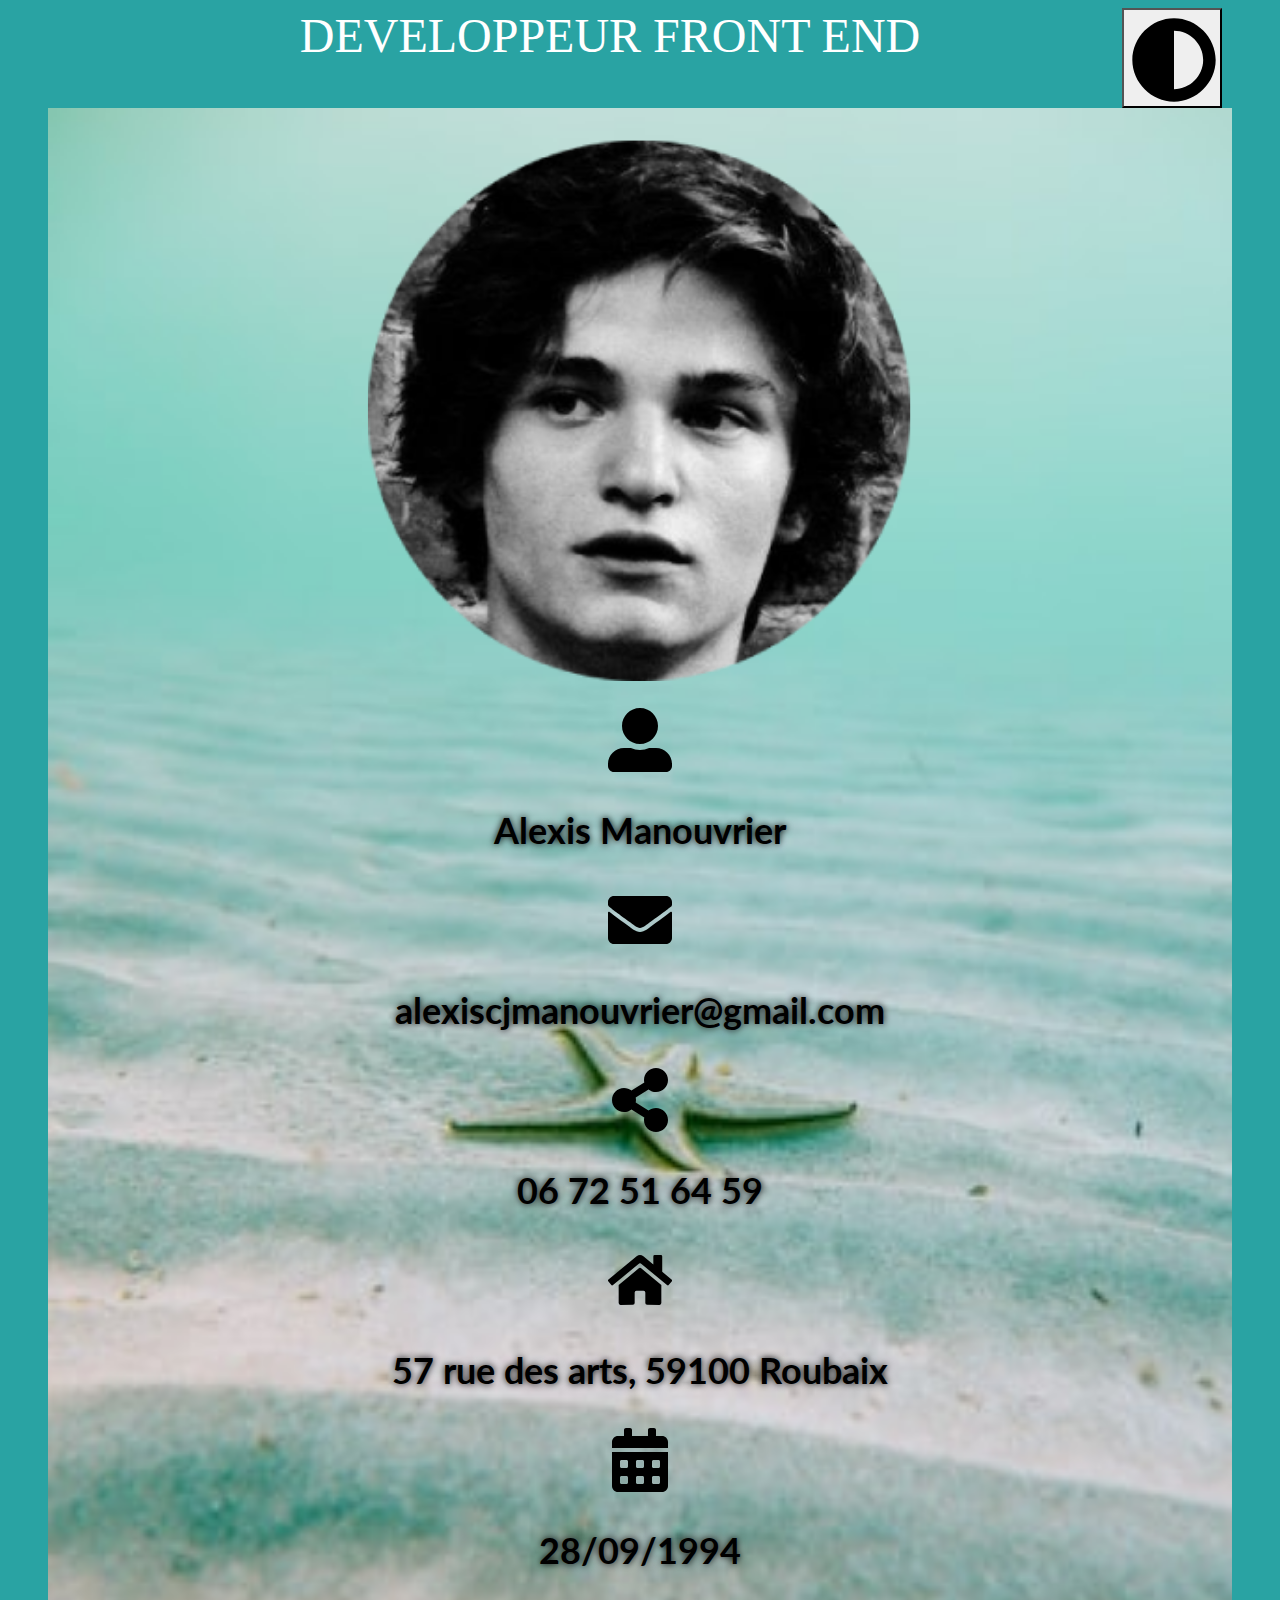
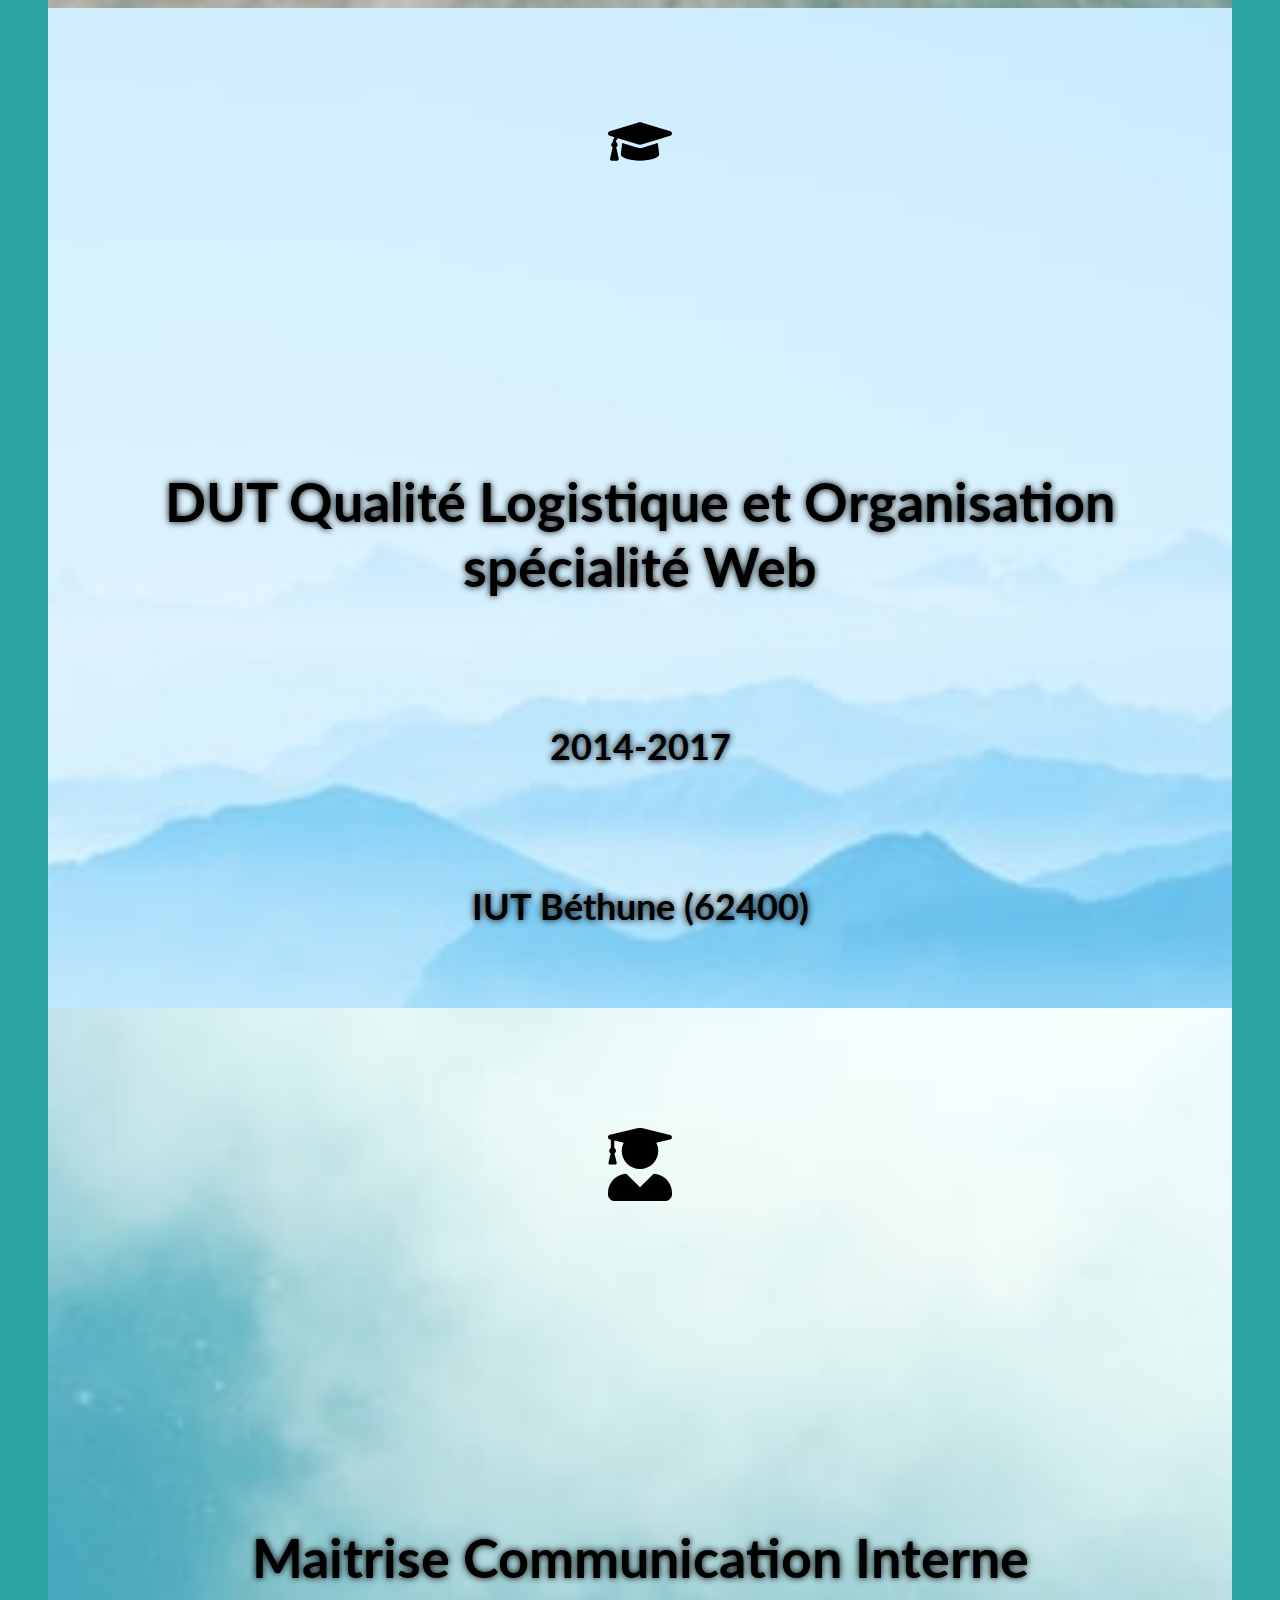
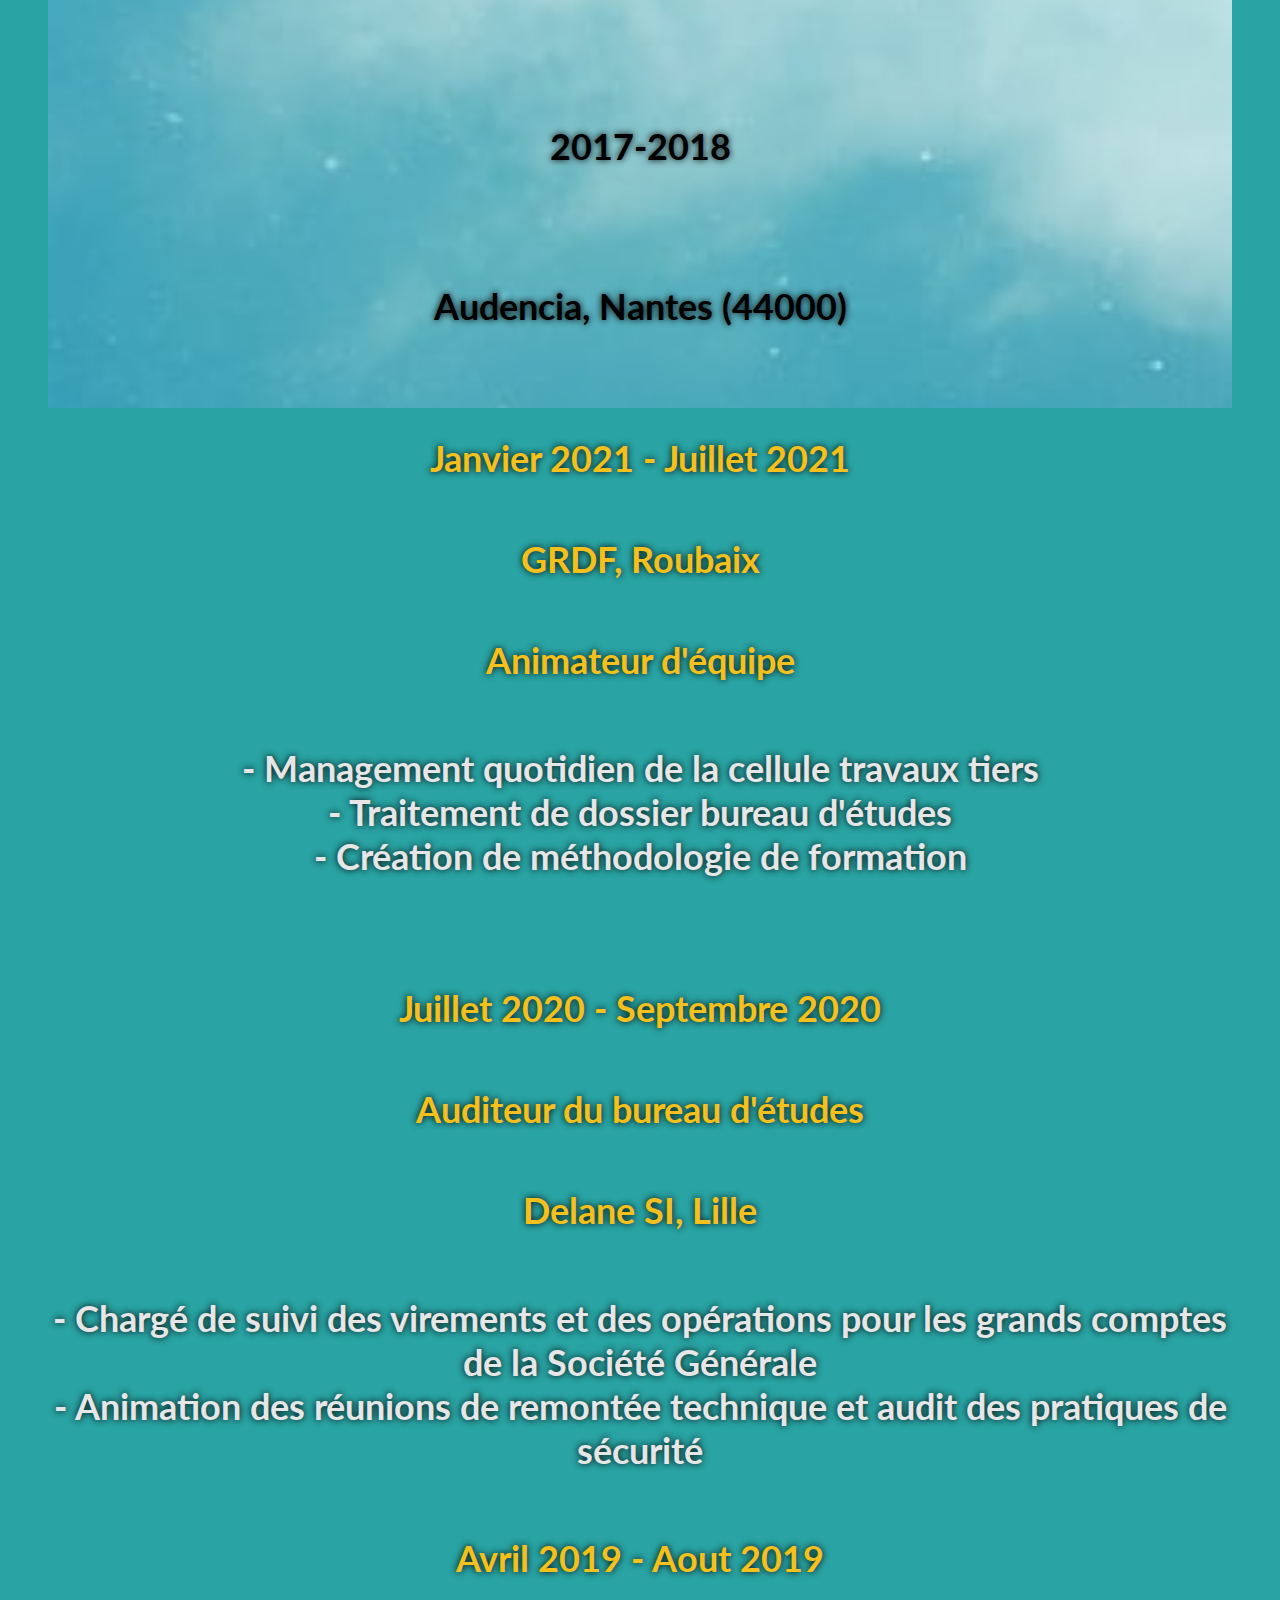
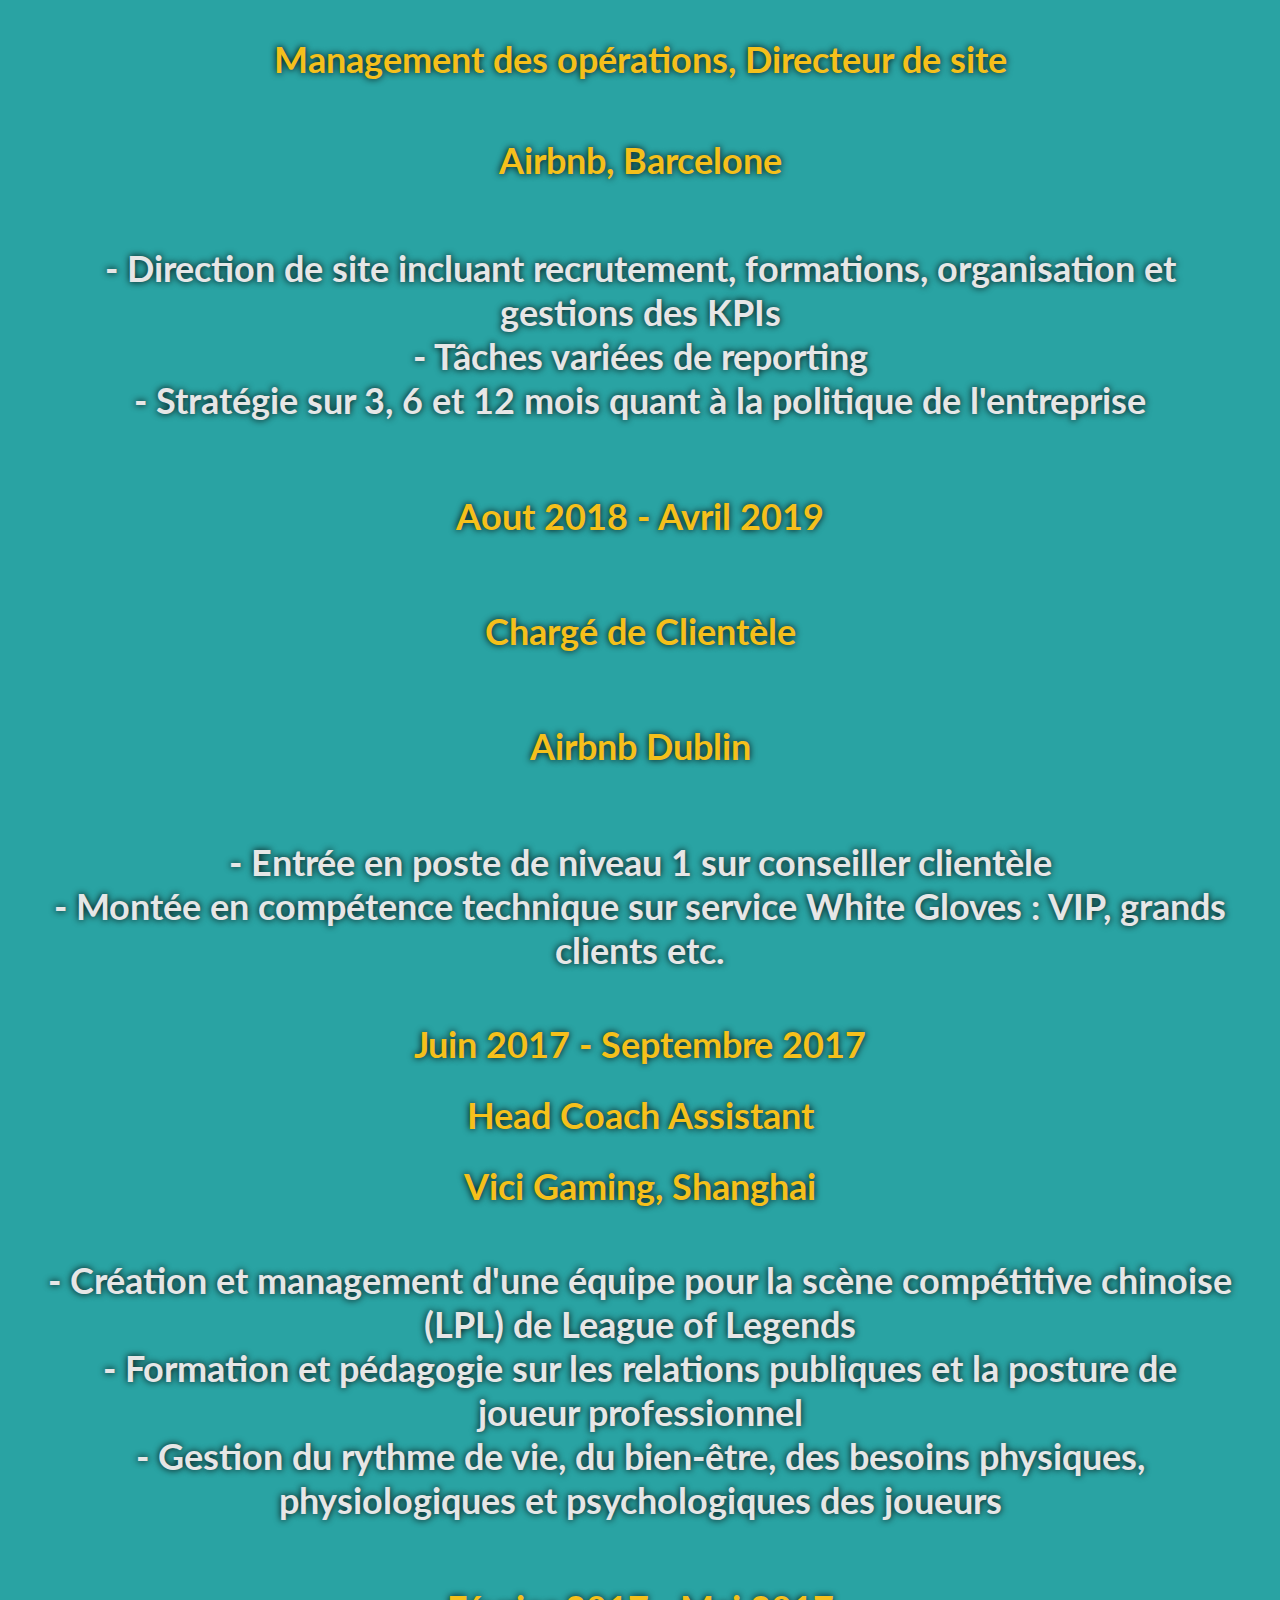
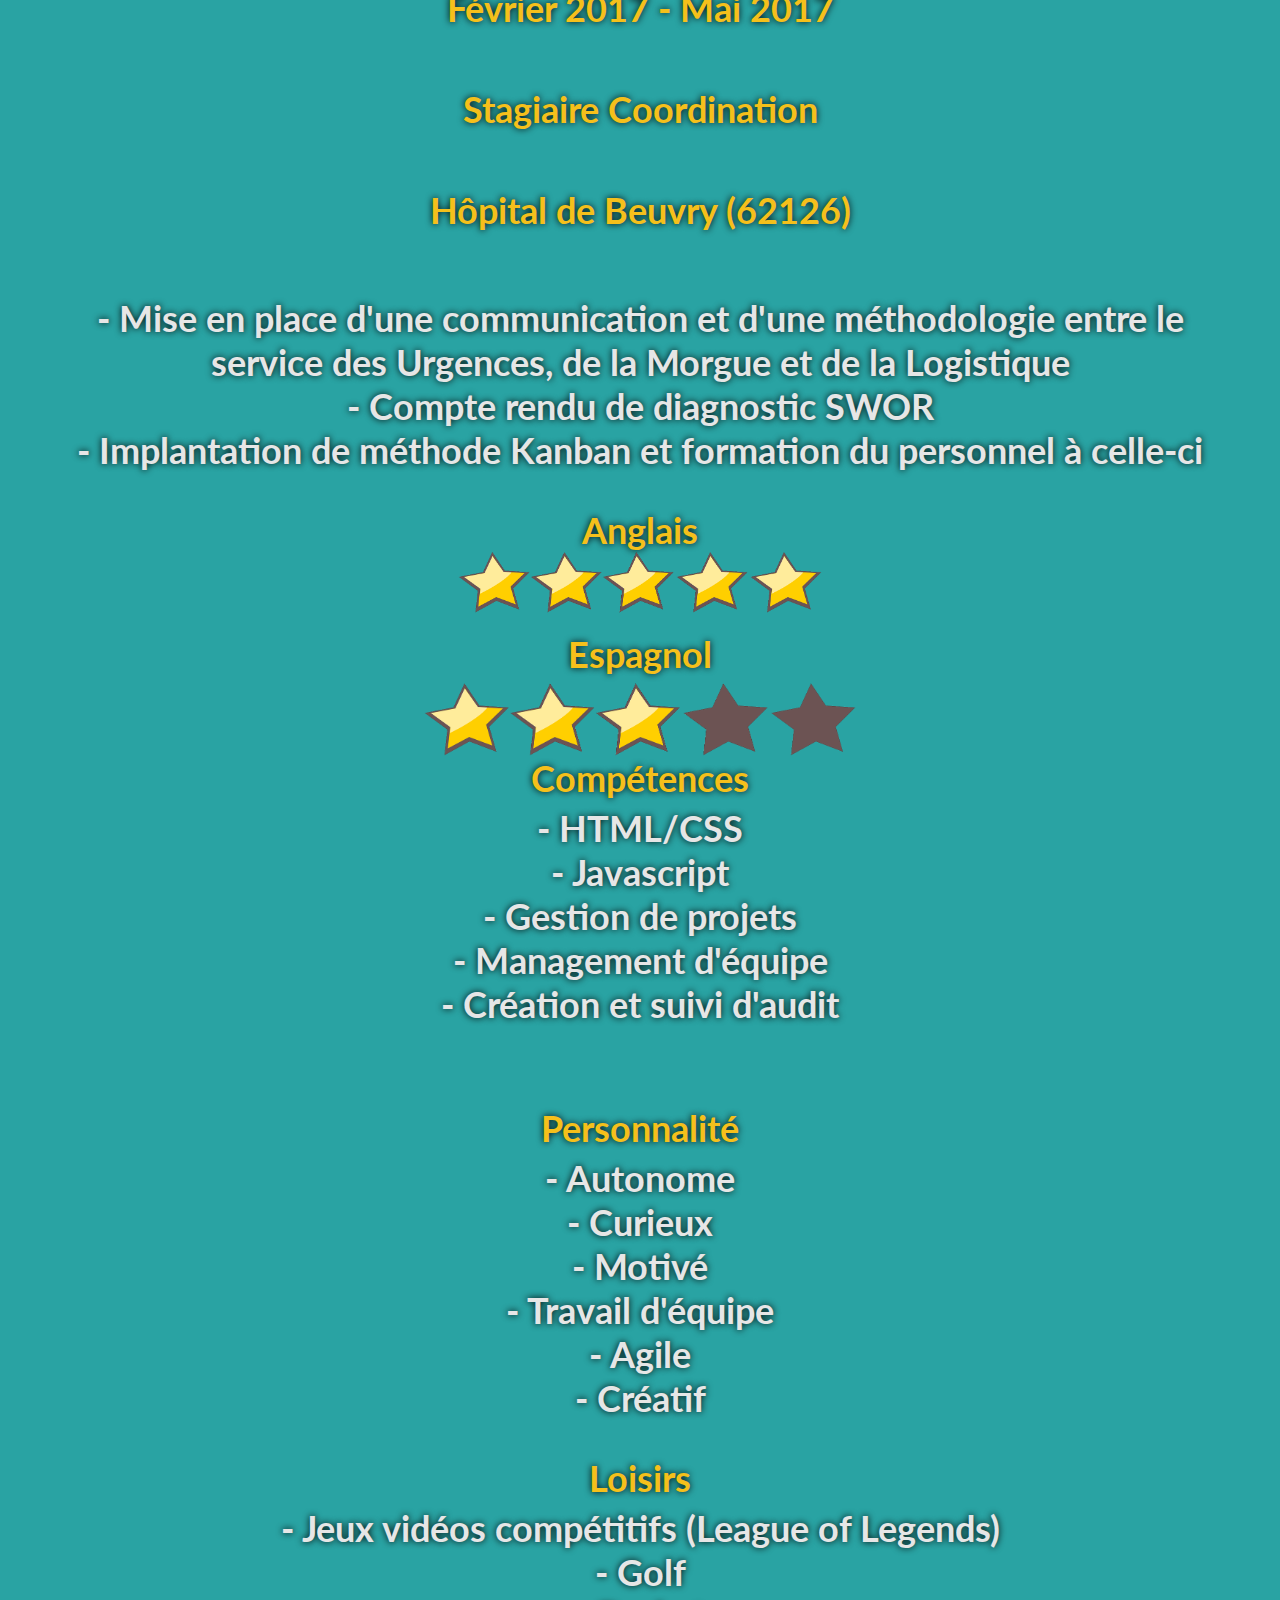
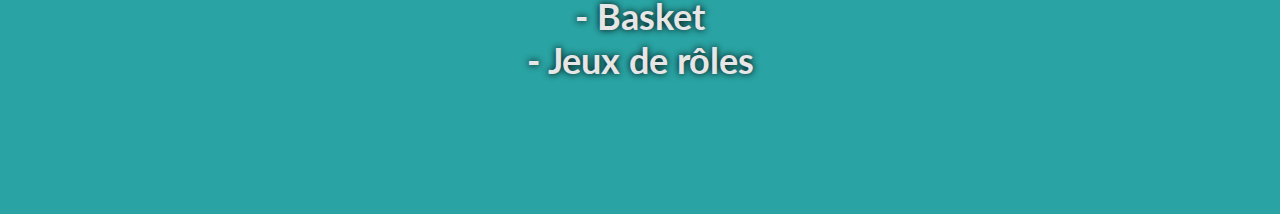
<file: index.html>
<!DOCTYPE = html>
<html lang="fr"> 
    <head>
       <link rel="stylesheet" type="text/css" href="style.css">
       <title>EH OH DU BATEAAAAAAAAUUUUUUU</title>
       <meta charset="UTF-8">
       <meta http-equiv="X-UA-Compatible" content="IE=edge">
       <meta name="viewport" content="width=device-width, initial-scale=1.0">
    
    </head>

<!-- themediv is used for dark mode, also contain the dark mode button  -->
    <body>
        <div class = "themediv">
            <header class = "header"> 
                <button onclick="togtog()" class = "darkmodebut" ></button> 
                <p class = "coucou"> DEVELOPPEUR FRONT END</p>
            </header>

        <!-- esth is here for CSS stability and clarity, we then added every text and img content-->

            <Section class = "esth">
                
                <div class = "entete">
                <img class = "moi" src = "images/perso.svg" alt="Ma photo"/>
                <img class = "nomi" src = "images/user-alt-solid.svg" alt="Corps"/> 
                <p class = "nom"> Alexis Manouvrier </p>
                <img class = "maili" src = "images/envelope-solid.svg" alt="mon mail"/> 
                <p class = "mail"> alexiscjmanouvrier@gmail.com </p>
                <img class = "telephonei" src = "images/share-alt-solid.svg" alt="mon telephone"/> 
                <p class = "telephone"> 06 72 51 64 59</p>
                <img class = "adressei" src = "images/home-solid.svg" alt="mon adresse"/> 
                <p class = "adresse"> 57 rue des arts, 59100 Roubaix</p>
                <img class = "datedenaissancei" src = "images/calendar-alt-solid.svg" alt="mon anniversaire"/> 
                <p class = "datedenaissance"> 28/09/1994</p>
                </div>
                <div class = "Formation1">
                    <img class = "diplome1" src = "images/graduation-cap-solid.svg" alt="mon DUT"/> 
                    <h2> DUT Qualité Logistique et Organisation spécialité Web</h2> <br>
                    <p class = "Date DUT"> 2014-2017</p> <br>
                    <p class = "Lieu DUT"> IUT Béthune (62400)</p> <br>
                </div>
                <div class = "Formation2">
                    <img class = "diplome2" src = "images/user-graduate-solid.svg" alt="ma maitrise"/> 
                    <h3> Maitrise Communication Interne</h3> <br>
                    <p class = "Date Maitrise"> 2017-2018</p> <br>
                    <p class = "Lieu Maitrise"> Audencia, Nantes (44000) </p> <br>

                </div>
                <div class = "Experiences1">

                    <p class = "date1"> Janvier 2021 - Juillet 2021 </p>
                    <p class = "entreprise1"> GRDF, Roubaix</p>
                    <p class = "titre1" > Animateur d'équipe</p>
                    <p class = "boite 1"> - Management quotidien de la cellule travaux tiers <br>
                    - Traitement de dossier bureau d'études <br>
                    - Création de méthodologie de formation </p> <br>

                </div>
                <div class = "Experiences2">

                    <p class = "date2"> Juillet 2020 - Septembre 2020
                    <p class = "titre2" > Auditeur du bureau d'études </p>
                    <p class = "entreprise2"> Delane SI, Lille</p>
                    <p class = "boite2"> - Chargé de suivi des virements et des opérations pour les grands comptes de la Société Générale <br>
                    - Animation des réunions de remontée technique et audit des pratiques de sécurité
                    </p>

                </div>
                <div class = "Experiences3">

                    <p class = "date3"> Avril 2019 - Aout 2019</p>
                    <p class = "titre3" > Management des opérations, Directeur de site</p>
                    <p class = "entreprise3"> Airbnb, Barcelone</p>
                    <p class = "boite3"> - Direction de site incluant recrutement, formations, organisation et gestions des KPIs <br>
                    - Tâches variées de reporting <br>
                    - Stratégie sur 3, 6 et 12 mois quant à la politique de l'entreprise <br>
                    </p>

                </div>
                <div class = "Experiences4">

                    <p class = "date4"> Aout 2018 - Avril 2019 </p>
                    <p class = "titre4" > Chargé de Clientèle </p>
                    <p class = "entreprise4"> Airbnb Dublin</p>
                    <p class = "boite4"> - Entrée en poste de niveau 1 sur conseiller clientèle <br>
                    - Montée en compétence technique sur service White Gloves : VIP, grands clients etc. <br>
                </p>

                </div>
                <div class = "Experiences5">

                    <p class = "date5"> Juin 2017 - Septembre 2017 </p>
                    <p class = "titre5" > Head Coach Assistant </p>
                    <p class = "entreprise5"> Vici Gaming, Shanghai</p>
                    <p class = "boite5">- Création et management d'une équipe pour la scène compétitive chinoise (LPL) de League of Legends <br>
                    - Formation et pédagogie sur les relations publiques et la posture de joueur professionnel <br>
                    - Gestion du rythme de vie, du bien-être, des besoins physiques, physiologiques et psychologiques des joueurs </p>

                </div>
                <div class = "Experiences6">

                    <p class = "date6"> Février 2017 - Mai 2017
                    <p class = "titre6" > Stagiaire Coordination </p>
                    <p class = "entreprise6"> Hôpital de Beuvry (62126) </p>
                    <p class = "boite6"> - Mise en place d'une communication et d'une méthodologie entre le service des Urgences, de la Morgue et de la Logistique <br>
                    - Compte rendu de diagnostic SWOR <br>
                    - Implantation de méthode Kanban et formation du personnel à celle-ci</p>

                </div> 
                <div class = "Langues" >

                    <p class = "Langue1"> Anglais </p>
                    <img class = "anglais1" src=images/fivestars.svg alt="mon anglais"/> 

                    <p class = "Langue2"> Espagnol </p>
                    <img class = "espagnol1" src= images/threestars.svg alt="mon espagnol"/> 

                </div>
                <div class = "Compétences"> 
                    <p class = "Comptitre"> Compétences</p>
                    <p class = "Comp"> - HTML/CSS <br>
                        - Javascript <br>
                        - Gestion de projets <br>
                        - Management d'équipe <br>
                        - Création et suivi d'audit <br>
                    </p>
                </div>
                <div class = "Personnalité"> 
                    <p class = "Perstitre"> Personnalité</p>
                    <p class = "Pers"> - Autonome <br>
                            - Curieux <br>
                            - Motivé <br>
                            - Travail d'équipe <br>
                            - Agile <br>
                            - Créatif <br>
                </p>

                </div>
                <div class = "Loisirs">
                    <p class = "Loisirtitre"> Loisirs</p>
                    <p class = "Loisirs1">
                        - Jeux vidéos compétitifs (League of Legends) <br>
                        - Golf <br>
                        - Basket <br>
                        - Jeux de rôles  
                    </p>

                </div>
            </Section>
        </div>
        <!-- End of esth as there is no footer yet, a footer is planned later on once I setup correctly some professionnal social media (aka Linkedin, Github portfolio etc.=-->


        <footer>
        </footer>

        <!-- Script is currently only the dark mode toggle-->

        <script src="Untitled-1.js">   
        </script>
    </body>
</html>
</file>
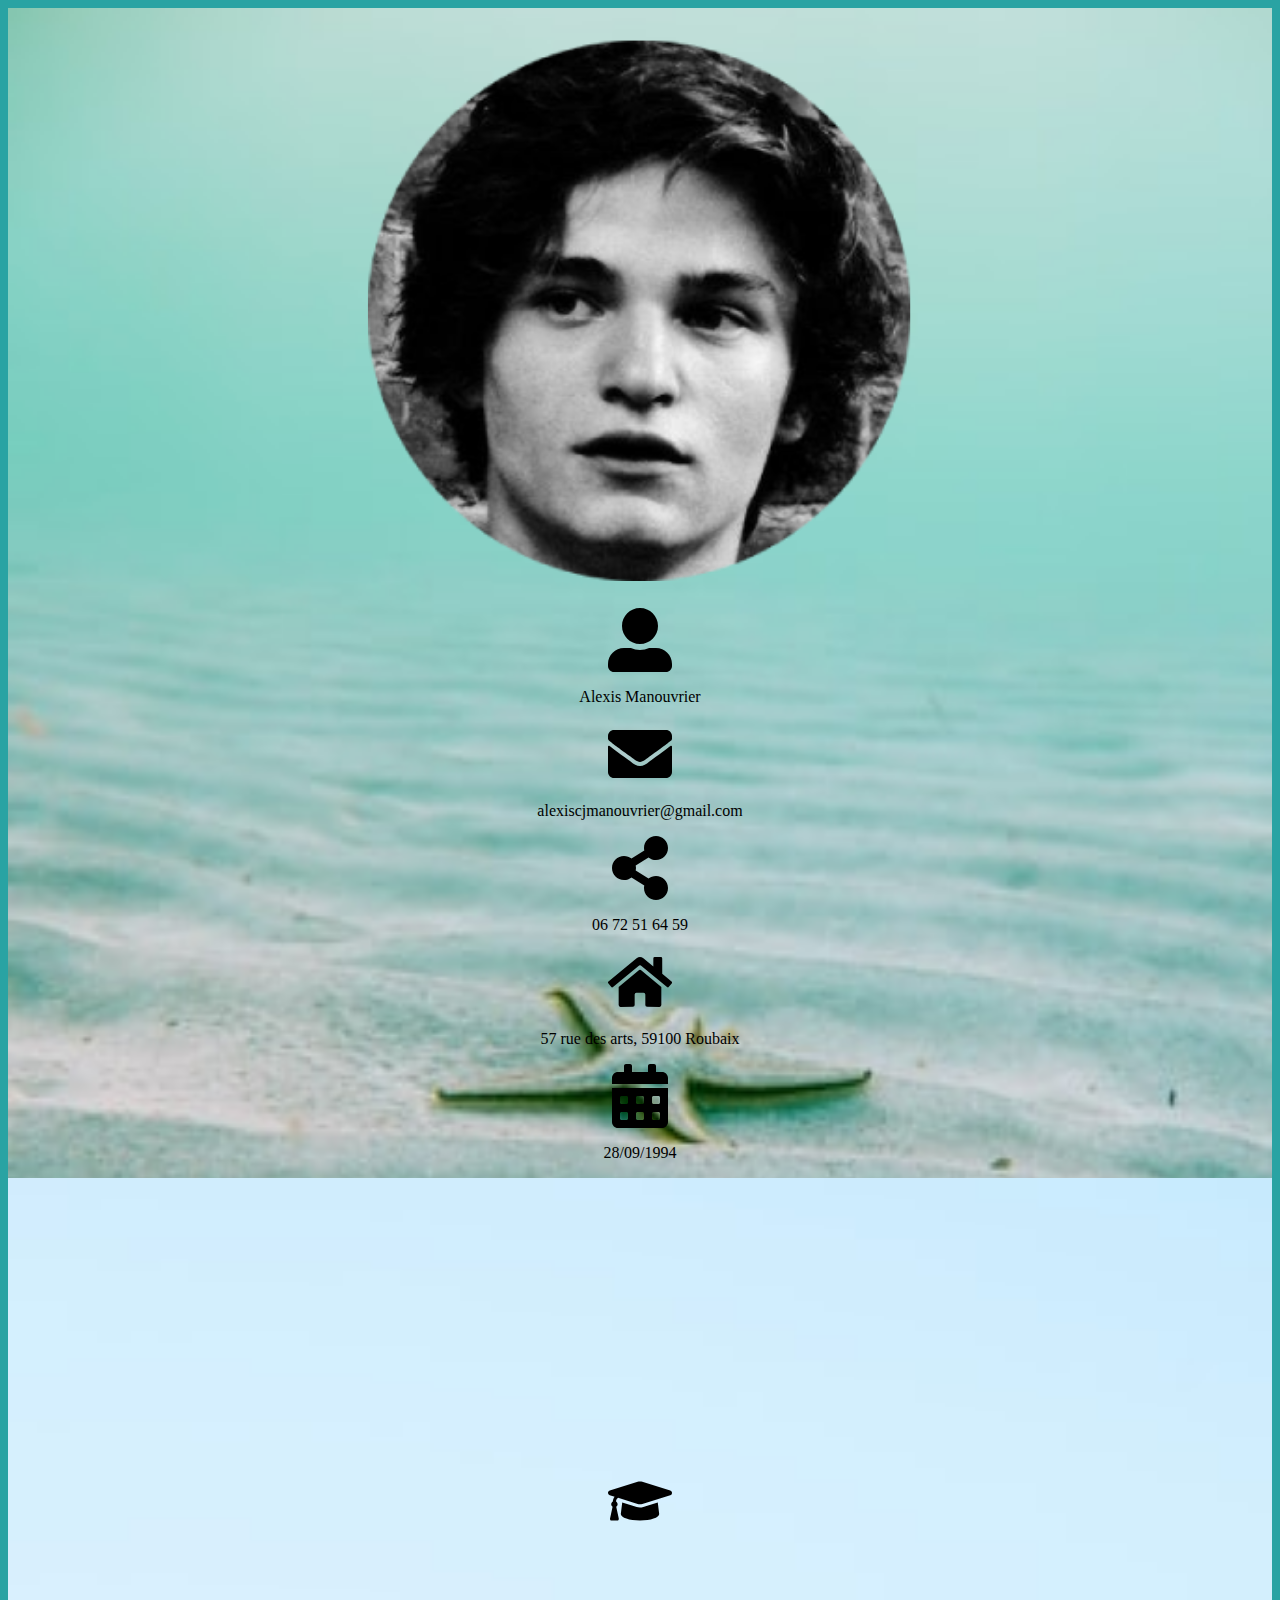
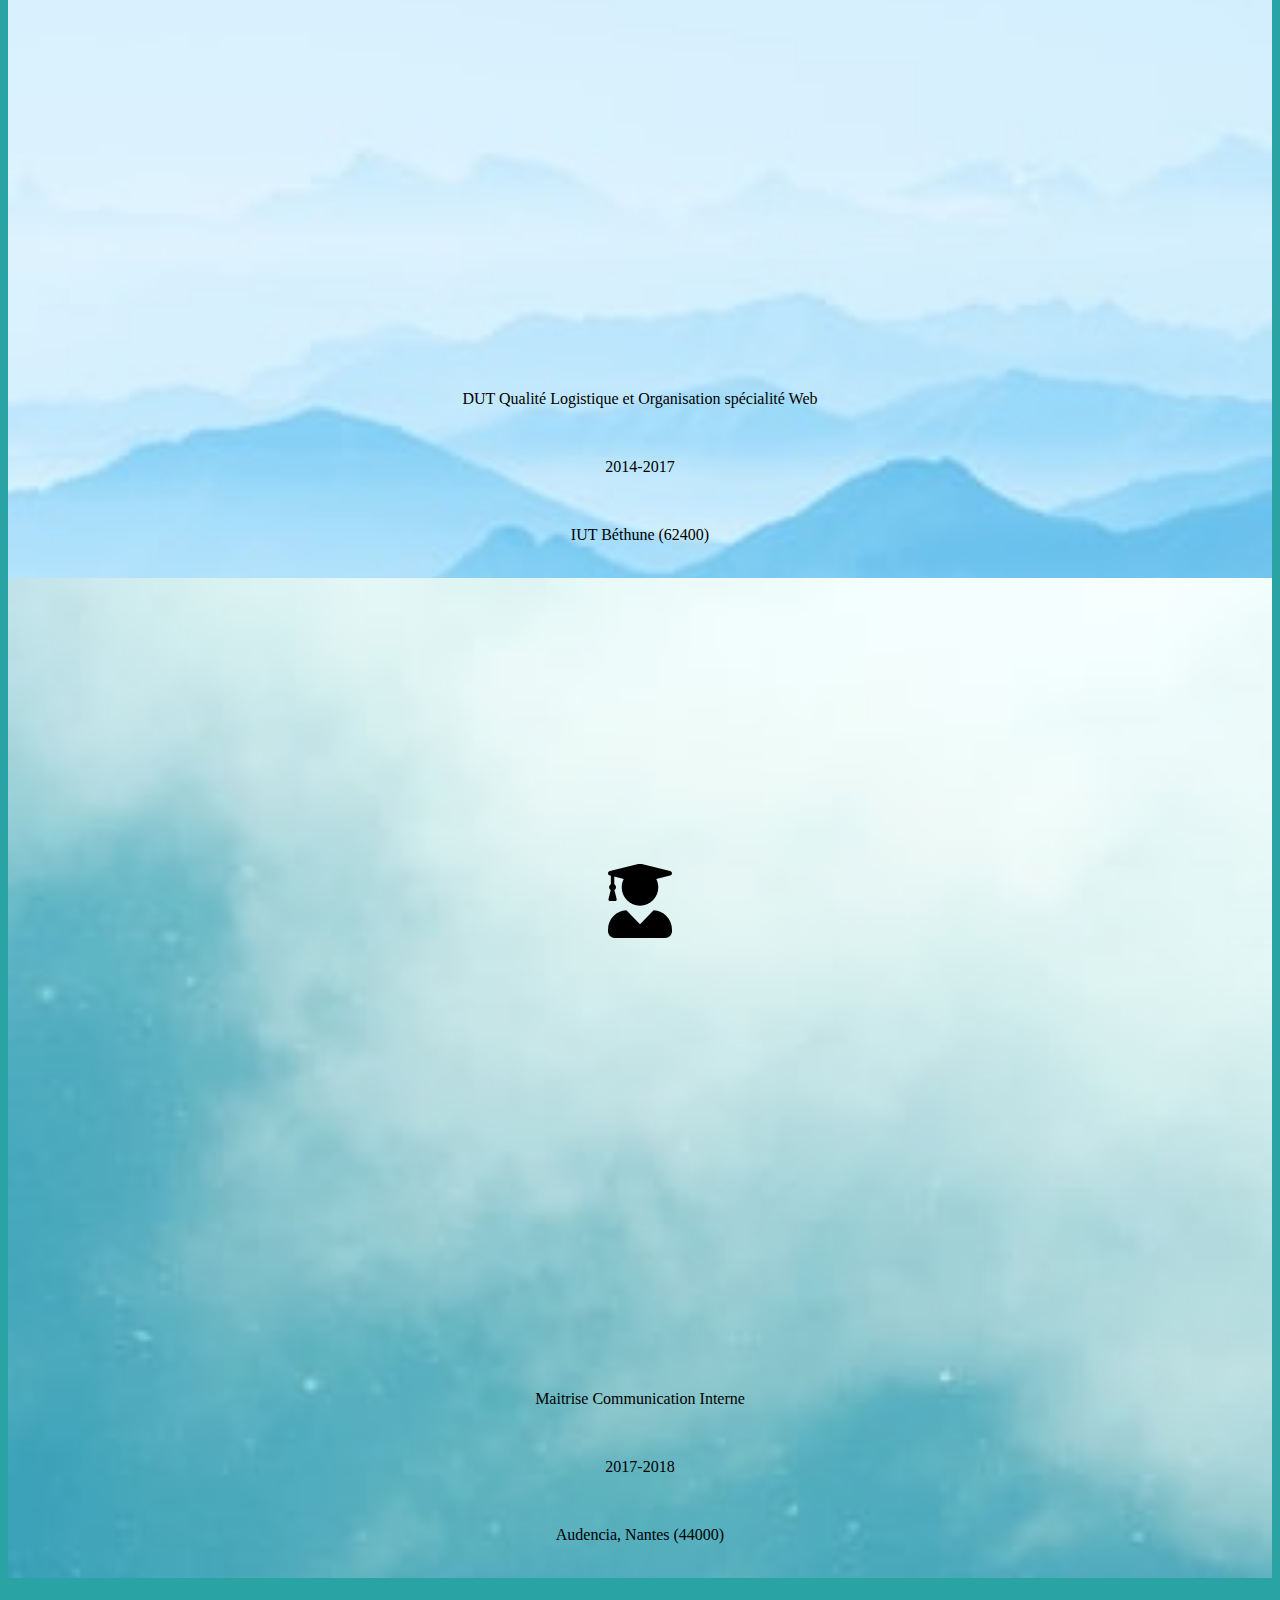
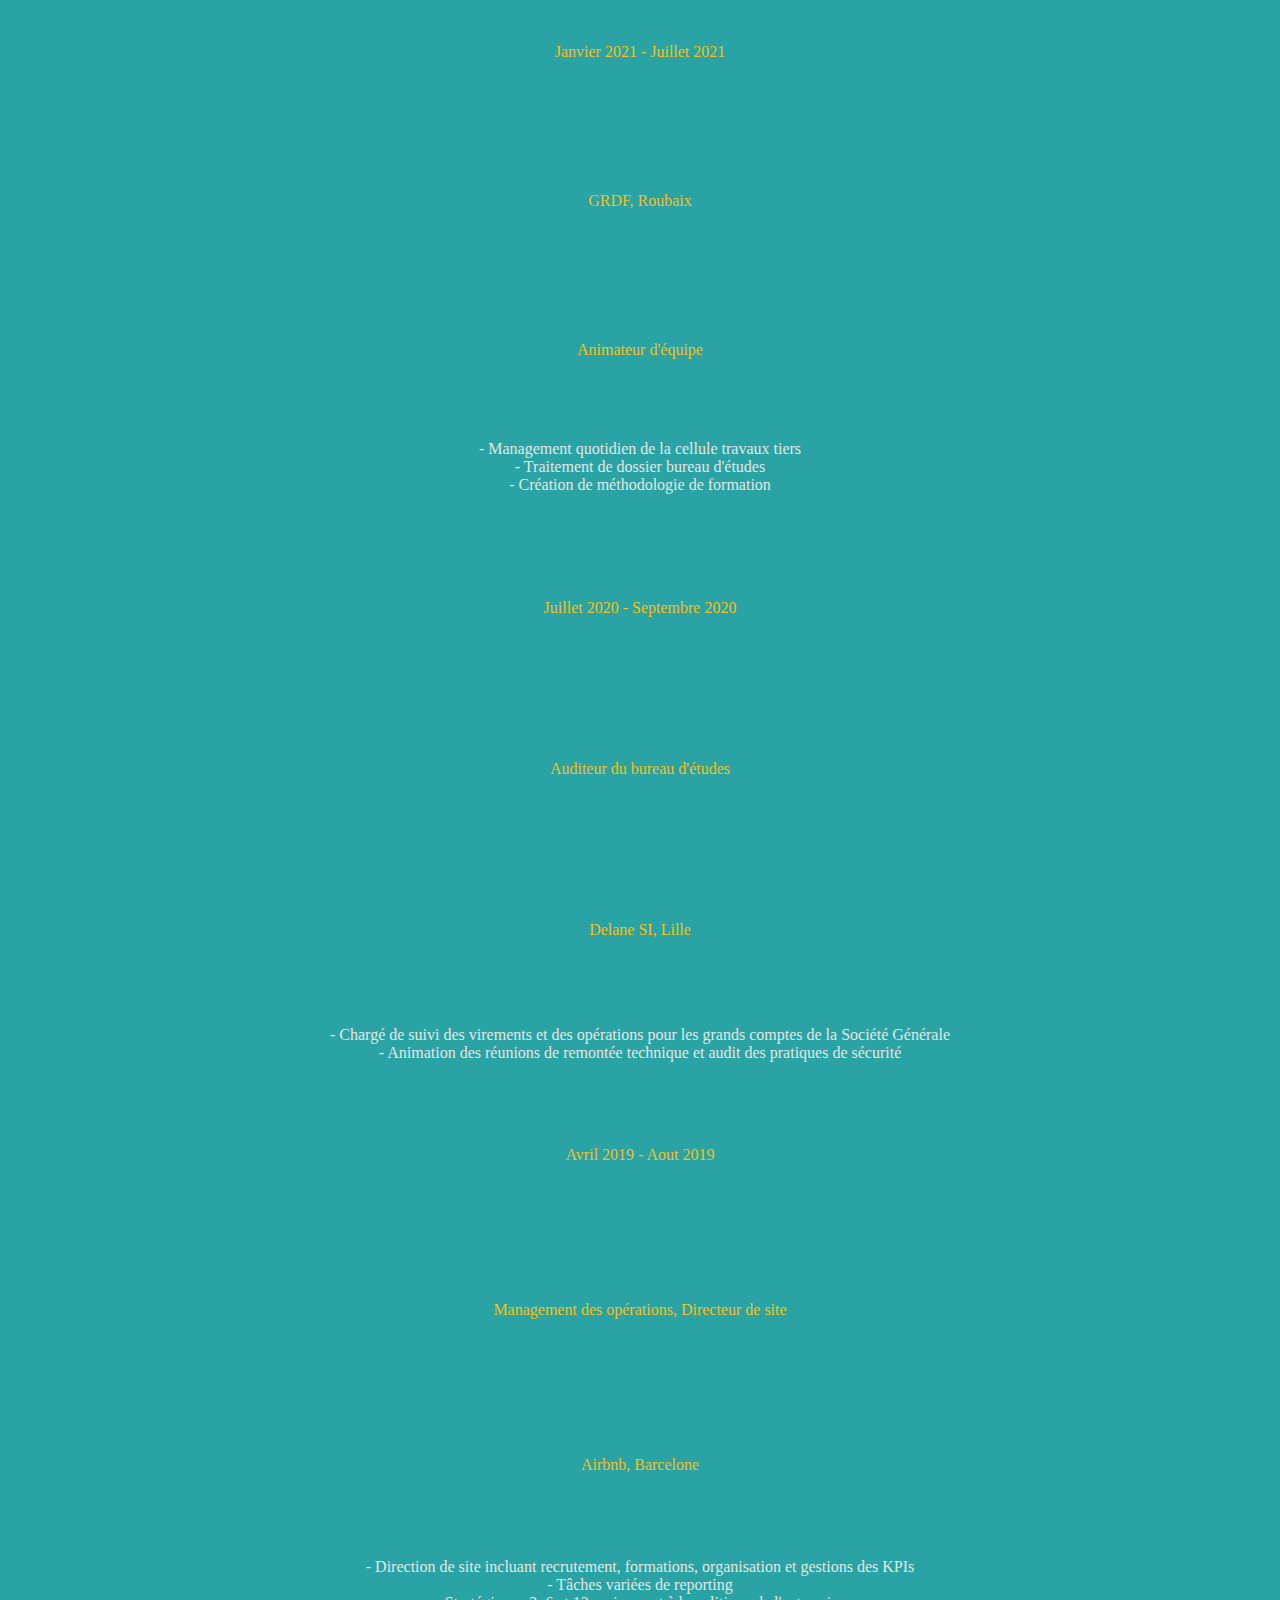
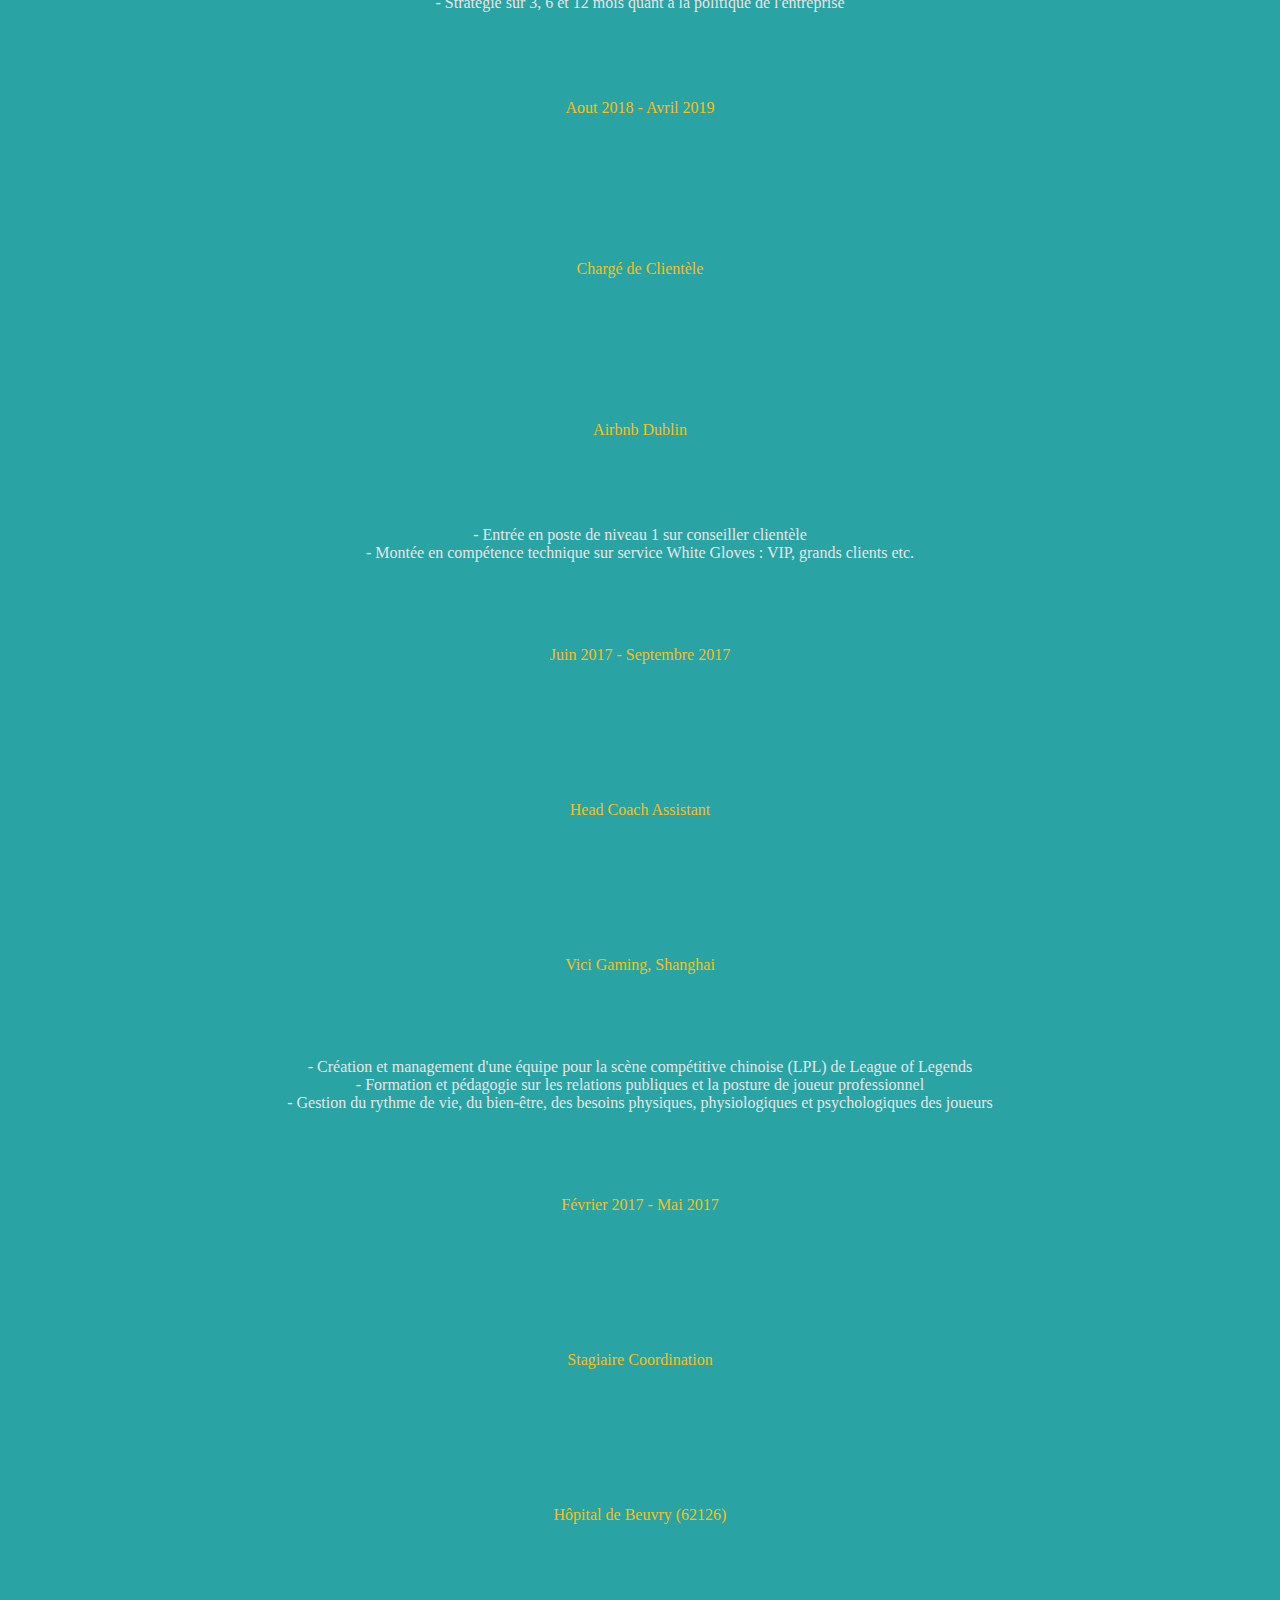
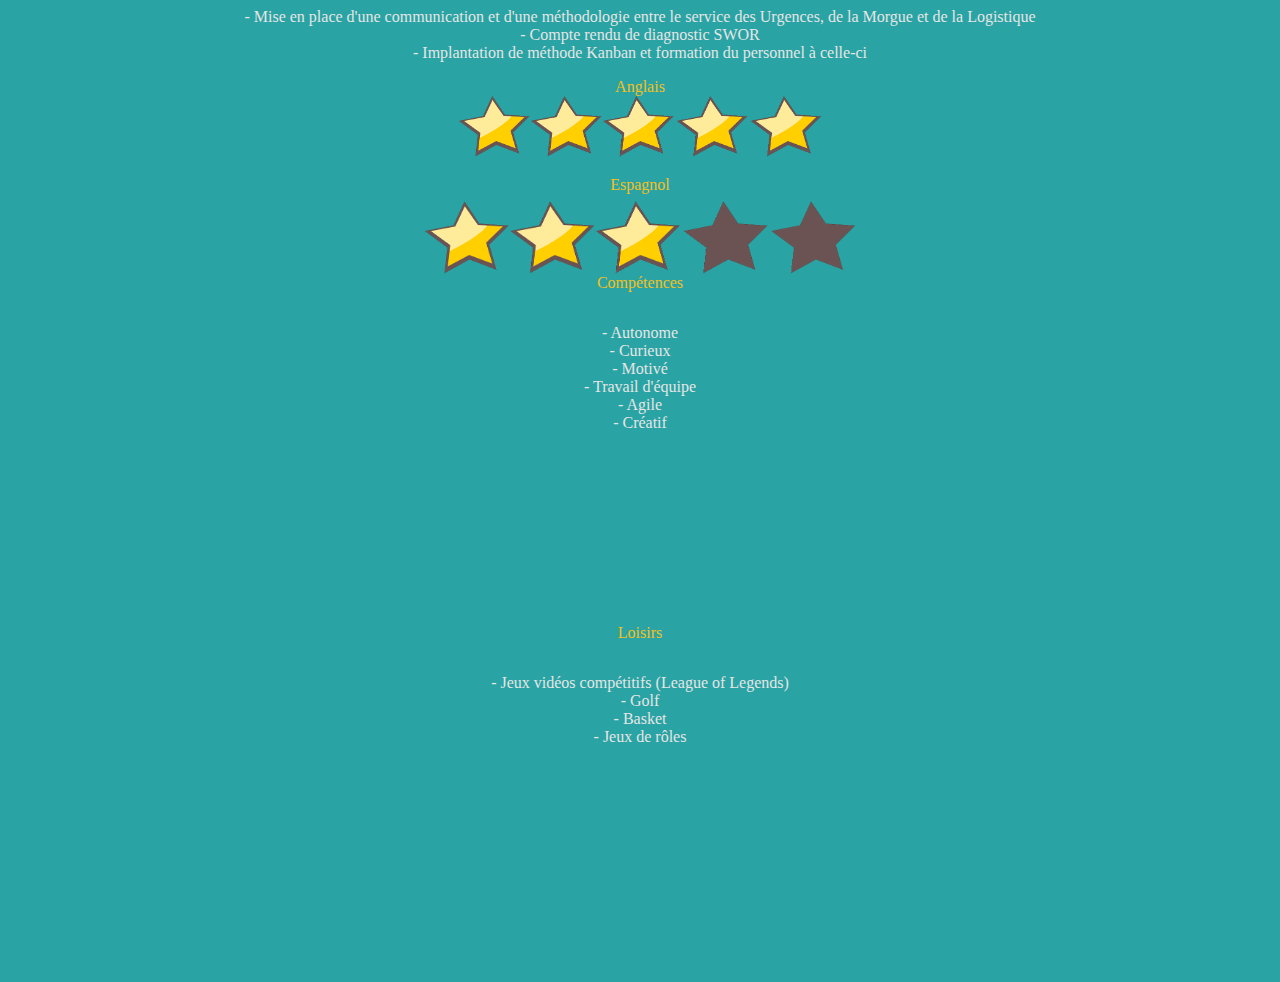
<file: CV.html>
<html> 
    <head>
       <link rel="stylesheet" type="text/css" href="style.css">
       <title>EH OH DU BATEAAAAAAAAUUUUUUU</title>
       <meta http-equiv="content-type" content="text/html;charset=utf-8">
       <script src=> 
     </script>
    </head>
    <header> 
        
    </header>
    <body>
        <div class = "entete">
           <img class = "moi" src = "images\perso.svg"> </img>
          <img class = "nomi" src = "images\user-alt-solid.svg"> </img> 
          <p class = "nom"> Alexis Manouvrier </p>
          <img class = "maili" src = "images\envelope-solid.svg"> </img>
          <p class = "mail"> alexiscjmanouvrier@gmail.com </p>
          <img class = "telephonei" src = "images\share-alt-solid.svg"> </img>
          <p class = "telephone"> 06 72 51 64 59</p>
          <img class = "adressei" src = "images\home-solid.svg"> </img>
          <p class = "adresse"> 57 rue des arts, 59100 Roubaix</p>
          <img class = "datedenaissancei" src = "images\calendar-alt-solid.svg"> </img>
          <p class = "datedenaissance"> 28/09/1994</p>
        </div>
        <div class = "Formation1">
            <img class = "diplome1" src = "images\graduation-cap-solid.svg"> </img>
            <p class = "DUT"> DUT Qualité Logistique et Organisation spécialité Web</p> <br>
            <p class = "Date DUT"> 2014-2017</p> <br>
            <p class = "Lieu DUT"> IUT Béthune (62400)</p> <br>
        </div>

        <div class = "Formation2">
            <img class = "diplome2" src = "images\user-graduate-solid.svg"> </img>
            <p class = "Maitrise"> Maitrise Communication Interne</p> <br>
            <p class = "Date Maitrise"> 2017-2018</p> <br>
            <p class = "Lieu Maitrise"> Audencia, Nantes (44000) </p> <br>

        </div>

        <div class = "Experiences1">

            <p class = "date1"> Janvier 2021 - Juillet 2021 </p>
            <p class = "entreprise1"> GRDF, Roubaix</p>
            <p class = "titre1" > Animateur d'équipe</p>
            <p class = "boite 1"> - Management quotidien de la cellule travaux tiers <br>
             - Traitement de dossier bureau d'études <br>
             - Création de méthodologie de formation </p> <br>

        </div>

        <div class = "Experiences2">

            <p class = "date2"> Juillet 2020 - Septembre 2020
            <p class = "titre2" > Auditeur du bureau d'études </p>
            <p class = "entreprise2"> Delane SI, Lille</p>
            <p class = "boite2"> - Chargé de suivi des virements et des opérations pour les grands comptes de la Société Générale <br>
             - Animation des réunions de remontée technique et audit des pratiques de sécurité
            </p>

        </div>

        <div class = "Experiences3">

            <p class = "date3"> Avril 2019 - Aout 2019</p>
            <p class = "titre3" > Management des opérations, Directeur de site</p>
            <p class = "entreprise3"> Airbnb, Barcelone</p>
            <p class = "boite3"> - Direction de site incluant recrutement, formations, organisation et gestions des KPIs <br>
             - Tâches variées de reporting <br>
             - Stratégie sur 3, 6 et 12 mois quant à la politique de l'entreprise <br>
            </p>

        </div>

        <div class = "Experiences4">

            <p class = "date4"> Aout 2018 - Avril 2019 </p>
            <p class = "titre4" > Chargé de Clientèle </p>
            <p class = "entreprise4"> Airbnb Dublin</p>
            <p class = "boite4"> - Entrée en poste de niveau 1 sur conseiller clientèle <br>
            - Montée en compétence technique sur service White Gloves : VIP, grands clients etc. <br>
        </p>

        </div>
    
        <div class = "Experiences5">

            <p class = "date5"> Juin 2017 - Septembre 2017 </p>
            <p class = "titre5" > Head Coach Assistant </p>
            <p class = "entreprise5"> Vici Gaming, Shanghai</p>
            <p class = "boite5">- Création et management d'une équipe pour la scène compétitive chinoise (LPL) de League of Legends <br>
            - Formation et pédagogie sur les relations publiques et la posture de joueur professionnel <br>
            - Gestion du rythme de vie, du bien-être, des besoins physiques, physiologiques et psychologiques des joueurs </p>

        </div>

        <div class = "Experiences6">

            <p class = "date6"> Février 2017 - Mai 2017
            <p class = "titre6" > Stagiaire Coordination </p>
            <p class = "entreprise6"> Hôpital de Beuvry (62126) </p>
            <p class = "boite6"> - Mise en place d'une communication et d'une méthodologie entre le service des Urgences, de la Morgue et de la Logistique <br>
            - Compte rendu de diagnostic SWOR <br>
            - Implantation de méthode Kanban et formation du personnel à celle-ci</p>

        </div> 

        <div class = "Langues" >

            <p class = "Langue1"> Anglais </p>
            <img class = "anglais1" src=images\fivestars.svg> </img>

            <p class = "Langue2"> Espagnol </p>
            <img class = "espagnol1" src= images\threestars.svg> </img>

        </div>

        <div class = "Compétences"> 
            <p class = "Comptitre"> Compétences</p>
            <p class = "Comp"> - Autonome <br>
                - Curieux <br>
                - Motivé <br>
                - Travail d'équipe <br>
                - Agile <br>
                - Créatif <br>
            </p>


        </div>

        <div class = "Loisirs">
            <p class = "Loisirtitre"> Loisirs</p>
            <p class = "Loisirs1">
                - Jeux vidéos compétitifs (League of Legends) <br>
                - Golf <br>
                - Basket <br>
                - Jeux de rôles  
            </p>

        </div>

    </body>
    <footer>
    </footer>
 </html>
</file>
<file: style.css>
@import url("https://fonts.googleapis.com/css2?family=Lato:wght@300&display=swap");
#bloc_page {width: 720px ; margin : auto}

/* Background and dark mode color attribute */

:root {
    background-color: #29a3a3;
    }
.dark-theme {
    background-color: #000;
    }

/* Desktop version */

@media all and (min-device-width: 501px){
    .esth {
        font-family: "Lato";
        font-style: normal; 
        font-weight: bold; 
        font-size: 36px; 
        text-shadow: #000 0 0 .2em;
        padding-left: 40px;
        padding-right: 40px;
    }
    .header {
        width: 100%;
        height: 100px;
    }
    .coucou {
        text-align: center;
        font-size: 48px;
        color: #FFFFFF;
        margin-right: 50px;
        margin-left: 50px;
        padding-left: 40px;
        padding-right: 40px;
    }
    .darkmodebut {
        float: right; 
        text-align: center;
        flex-wrap : wrap;
        color: #FFFFFF;
        width: 100px;
        height: 100px;
        margin-right: 50px;
        background-image: url("lune-svg.svg");
        background-repeat: no-repeat;
    }
    h2, h3 {
        font-size: 54px;
        }
    .nom {
        text-align: center
        }
    .moi {
        width : 600px;
        height : 600px;
        float : center;
        margin: auto;
        }
    .nomi {
        width: 64px;
        height: 64px;
        vertical-align:50px;
        margin:auto;
        }
    .maili {
        width: 64px;
        height: 64px;
        vertical-align: 60px;
        margin:auto;
        }
    .telephonei {
        width: 64px;
        height: 64px;
        vertical-align : 70px;
        margin:auto;
        }
    .adressei {
        width: 64px;
        height: 64px;
        vertical-align : 80px;
        margin:auto;
        }
    .datedenaissancei {
        width: 64px;
        height: 64px;
        vertical-align : 90px;
        margin:auto;
        }
    .entete {
        background-image: url("fond.jpg") ;
        background-size : cover;
        display: flex;
        flex-direction : column;
        text-align: center;
        margin: auto;
        }
    .formation1 {
        background-image: url("diplomesfond.jpg");
        background-size: cover;
        display: flex;
        flex-direction: column;
        flex-wrap : wrap;
        text-align: center;
        margin: auto;
        width: 100%;
        height: 1000px;
        }
    .formation2 {
        background-image: url("diplomesfond2.jpg");
        background-size: cover;
        display: flex;
        flex-direction: column;
        flex-wrap : wrap;
        text-align: center;
        margin: auto;
        width: 100%;
        height: 1000px;
        }
    .diplome1 {
        display: flex;
        flex-direction: column;
        flex-wrap : wrap;
        width: 64px;
        margin: auto;
        padding-bottom: 150px;
        }
    .diplome2 {
        display: flex;
        flex-direction: column;
        flex-wrap : wrap;
        width: 64px;
        vertical-align: 50px;
        margin: auto;
        padding-bottom: 150px
        }

/* End of background images, now only background colors sensitive to dark mode toggle */

    .experiences1, .experiences2, .experiences3, .experiences4, .experiences5, .experiences6 {
        width: 100%; 
        height: 550px; 
        margin: auto; 
        display: flex; 
        flex-direction: column; 
        text-align: center; 
        background-size: cover; 
        color:  #e6e6e6;
        }
    .date1, .date2, .date3, .date4, .date5, .date6 {
        text-align: center;
        display: flex;
        flex-direction: column;
        background-size: cover;
        margin: auto;
        color: #F5C01B;
        }
    .titre1, .titre2, .titre3, .titre4, .titre5, .titre6 {
        text-align: center;
        display: flex;
        flex-direction: column;
        background-size : cover;
        margin: auto;
        color: #F5C01B;
        }
    .entreprise1, .entreprise2, .entreprise3, .entreprise4,.entreprise5,.entreprise6 {
        text-align: center;
        display: flex;
        flex-direction: column;
        background-size : cover;
        margin: auto;
        color: #F5C01B;
        }
    .langue1, .langue2 {
        text-align: center;
        display: flex;
        flex-direction: column;
        margin: auto;
        color: #F5C01B;
        background-size : cover;
        }
    .espagnol1, .anglais1 {
        width: 100%;
        height: 80px;
        margin: auto;
        background-size : cover;
        text-align: center;
        float: center;
        } 
    .Perstitre {
            text-align: center;
            display: flex;
            flex-direction: column;
            background-size : cover;
            color: #F5C01B;
            width: 100%;
            height: 50px;
            margin:auto;
        }
    .Pers {
            text-align: center;
            display: flex;
            flex-direction: column;
            margin:auto;
            background-size : cover;
            color:  #e6e6e6;
            width: 100%;
            height: 300px;
        }
    .comptitre {
        text-align: center;
        display: flex;
        flex-direction: column;
        background-size : cover;
        color: #F5C01B;
        width: 100%;
        height: 50px;
        margin:auto;
        }
    .comp{
        text-align: center;
        display: flex;
        flex-direction: column;
        margin:auto;
        background-size : cover;
        color:  #e6e6e6;
        width: 100%;
        height: 300px;
        }
    .loisirtitre {
        text-align: center;
        display: flex;
        flex-direction: column;
        background-size : cover;
        color: #F5C01B; 
        width: 100%;
        height: 50px;
        margin:auto;
        }
    .loisirs1 {
        text-align: center;
        display: flex;
        flex-direction: column;
        margin:auto;
        background-size : cover;
        color:  #e6e6e6;
        width: 100%;
        height: 300px;
        }
    
    }

/*responsive mobile*/

@media all and (max-device-width: 500px){
    .esth {
        font-family: "Lato";
        font-style: normal; 
        font-weight: bold; 
        font-size: 36px; 
        text-shadow: #000 0 0 .2em;
        padding-left: 40px;
        padding-right: 40px;
    }
    .header {
        width: 100%;
        height: 100px;
    }
    .coucou {
        text-align: center;
        font-size: 48px;
        color: #FFFFFF;
        margin-right: 50px;
        margin-left: 50px;
        padding-left: 40px;
        padding-right: 40px;
    }
    .darkmodebut {
        float: right; 
        text-align: center;
        flex-wrap : wrap;
        color: #FFFFFF;
        width: 100px;
        height: 100px;
        margin-right: 50px;
        background-image: url("lune-svg.svg");
        background-repeat: no-repeat;
    }
    h2, h3 {
        font-size: 54px;
        }
    .nom {
        text-align: center
        }
    .moi {
        width : 600px;
        height : 600px;
        float : center;
        margin: auto;
        }
    .nomi {
        width: 64px;
        height: 64px;
        vertical-align:50px;
        margin:auto;
        }
    .maili {
        width: 64px;
        height: 64px;
        vertical-align: 60px;
        margin:auto;
        }
    .telephonei {
        width: 64px;
        height: 64px;
        vertical-align : 70px;
        margin:auto;
        }
    .adressei {
        width: 64px;
        height: 64px;
        vertical-align : 80px;
        margin:auto;
        }
    .datedenaissancei {
        width: 64px;
        height: 64px;
        vertical-align : 90px;
        margin:auto;
        }
    .entete {
        background-image: url("fond.jpg") ;
        background-size : cover;
        display: flex;
        flex-direction : column;
        text-align: center;
        margin: auto;
        }
    .formation1 {
        background-image: url("diplomesfond.jpg");
        background-size: cover;
        display: flex;
        flex-direction: column;
        flex-wrap : wrap;
        text-align: center;
        margin: auto;
        width: 100%;
        height: 1000px;
        }
    .formation2 {
        background-image: url("diplomesfond2.jpg");
        background-size: cover;
        display: flex;
        flex-direction: column;
        flex-wrap : wrap;
        text-align: center;
        margin: auto;
        width: 100%;
        height: 1000px;
        }
    .diplome1 {
        display: flex;
        flex-direction: column;
        flex-wrap : wrap;
        width: 64px;
        margin: auto;
        padding-bottom: 150px;
        }
    .diplome2 {
        display: flex;
        flex-direction: column;
        flex-wrap : wrap;
        width: 64px;
        vertical-align: 50px;
        margin: auto;
        padding-bottom: 150px
        }

    
/* End of background images, now only background colors sensitive to dark mode toggle */

    .experiences1, .experiences2, .experiences3, .experiences4, .experiences5, .experiences6 {
        width: 100%; 
        height: 550px; 
        margin: auto; 
        display: flex; 
        flex-direction: column; 
        text-align: center; 
        background-size: cover; 
        color:  #e6e6e6;
        }
    .date1, .date2, .date3, .date4, .date5, .date6 {
        text-align: center;
        display: flex;
        flex-direction: column;
        background-size: cover;
        margin: auto;
        color: #F5C01B;
        }
    .titre1, .titre2, .titre3, .titre4, .titre5, .titre6 {
        text-align: center;
        display: flex;
        flex-direction: column;
        background-size : cover;
        margin: auto;
        color: #F5C01B;
        }
    .entreprise1, .entreprise2, .entreprise3, .entreprise4,.entreprise5,.entreprise6 {
        text-align: center;
        display: flex;
        flex-direction: column;
        background-size : cover;
        margin: auto;
        color: #F5C01B;
        }
    .langue1, .langue2 {
        text-align: center;
        display: flex;
        flex-direction: column;
        margin: auto;
        color: #F5C01B;
        background-size : cover;
        }
    .espagnol1, .anglais1 {
        width: 100%;
        height: 80px;
        margin: auto;
        background-size : cover;
        text-align: center;
        float: center;
        } 
    .Perstitre {
            text-align: center;
            display: flex;
            flex-direction: column;
            background-size : cover;
            color: #F5C01B;
            width: 100%;
            height: 50px;
            margin:auto;
        }
    .Pers {
            text-align: center;
            display: flex;
            flex-direction: column;
            margin:auto;
            background-size : cover;
            color:  #e6e6e6;
            width: 100%;
            height: 300px;
        }
    .comptitre {
        text-align: center;
        display: flex;
        flex-direction: column;
        background-size : cover;
        color: #F5C01B;
        width: 100%;
        height: 50px;
        margin:auto;
        }
    .comp{
        text-align: center;
        display: flex;
        flex-direction: column;
        margin:auto;
        background-size : cover;
        color:  #e6e6e6;
        width: 100%;
        height: 300px;
        }
    .loisirtitre {
        text-align: center;
        display: flex;
        flex-direction: column;
        background-size : cover;
        color: #F5C01B; 
        width: 100%;
        height: 50px;
        margin:auto;
        }
    .loisirs1 {
        text-align: center;
        display: flex;
        flex-direction: column;
        margin:auto;
        background-size : cover;
        color:  #e6e6e6;
        width: 100%;
        height: 300px;
        }
    
    }
</file>
